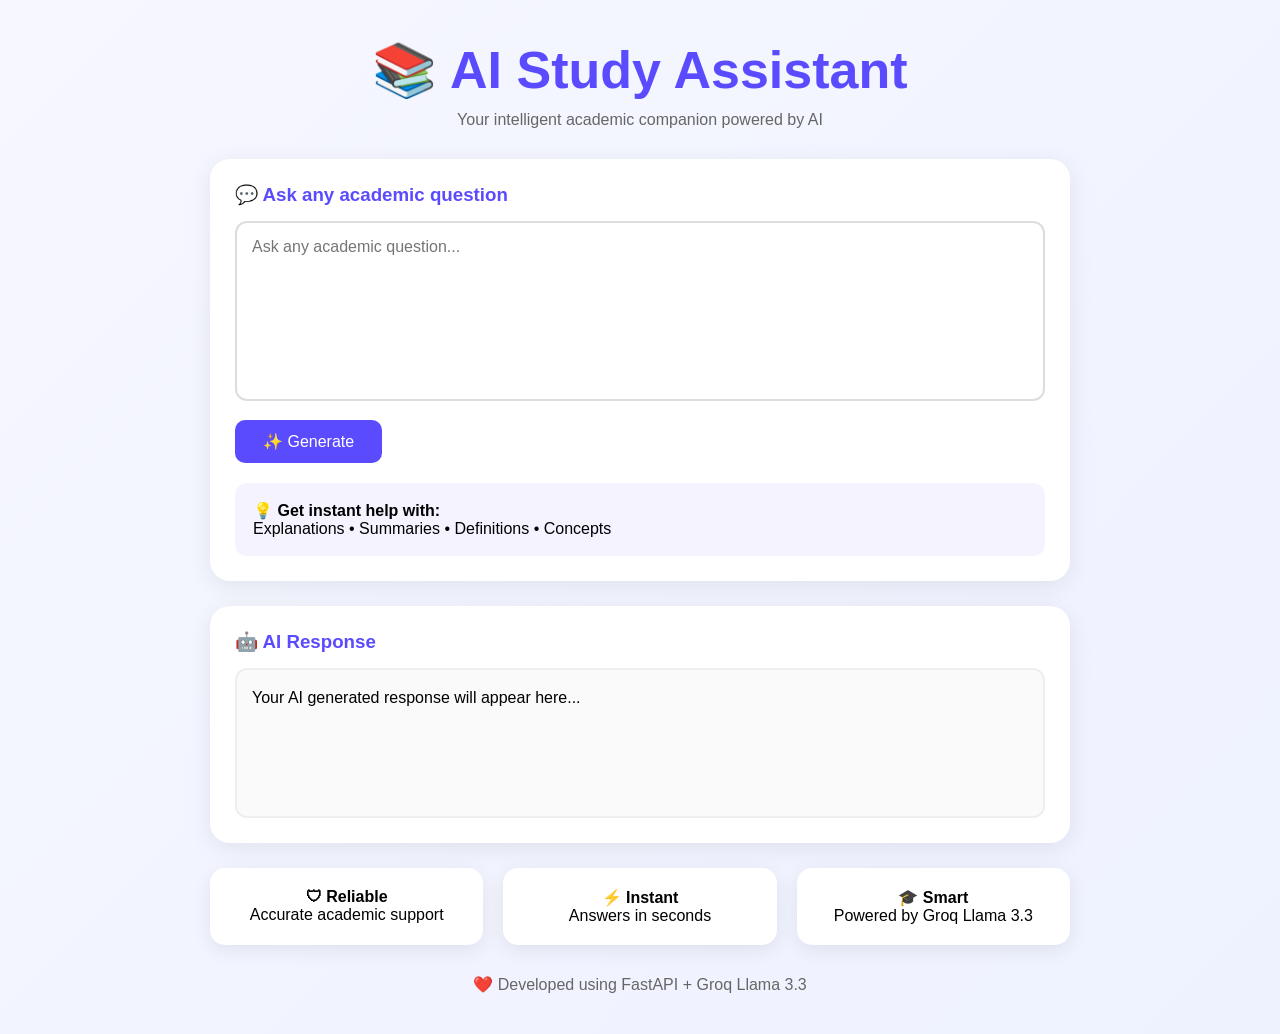
<file: index.html>
<!DOCTYPE html>
<html lang="en">
<head>
    <meta charset="UTF-8">
    <meta name="viewport" content="width=device-width, initial-scale=1.0">
    <title>AI Study Assistant</title>
    <link rel="stylesheet" href="/static/style.css">
</head>

<body>

<div class="container">

    <div class="header">
        <h1>📚 AI Study Assistant</h1>
        <p>Your intelligent academic companion powered by AI</p>
    </div>

    <div class="card">

        <h3>💬 Ask any academic question</h3>

        <textarea
            id="prompt"
            placeholder="Ask any academic question..."
        ></textarea>

        <button onclick="generateResponse()">
            ✨ Generate
        </button>

        <div class="help-box">
            <strong>💡 Get instant help with:</strong><br>
            Explanations • Summaries • Definitions • Concepts
        </div>

    </div>

    <div class="card">

        <h3>🤖 AI Response</h3>

        <div id="output">
            Your AI generated response will appear here...
        </div>

    </div>

    <div class="features">

        <div class="feature">
            <h4>🛡 Reliable</h4>
            <p>Accurate academic support</p>
        </div>

        <div class="feature">
            <h4>⚡ Instant</h4>
            <p>Answers in seconds</p>
        </div>

        <div class="feature">
            <h4>🎓 Smart</h4>
            <p>Powered by Groq Llama 3.3</p>
        </div>

    </div>

    <footer>
        ❤️ Developed using FastAPI + Groq Llama 3.3
    </footer>

</div>

<script src="/static/script.js"></script>

</body>
</html>
</file>
<file: static/style.css>
*{
    margin:0;
    padding:0;
    box-sizing:border-box;
    font-family:'Segoe UI',sans-serif;
}

body{
    background:linear-gradient(
        135deg,
        #f6f7ff,
        #eef2ff
    );
    min-height:100vh;
}

.container{
    max-width:900px;
    margin:auto;
    padding:40px 20px;
}

.header{
    text-align:center;
    margin-bottom:30px;
}

.header h1{
    font-size:52px;
    color:#5b4bff;
}

.header p{
    color:#666;
    margin-top:10px;
}

.card{
    background:white;
    border-radius:20px;
    padding:25px;
    margin-bottom:25px;
    box-shadow:0 5px 25px rgba(0,0,0,0.08);
}

h3{
    color:#5b4bff;
    margin-bottom:15px;
}

textarea{
    width:100%;
    height:180px;
    padding:15px;
    border:2px solid #ddd;
    border-radius:12px;
    resize:none;
    font-size:16px;
}

textarea:focus{
    outline:none;
    border-color:#5b4bff;
}

button{
    margin-top:15px;
    background:#5b4bff;
    color:white;
    border:none;
    padding:12px 28px;
    border-radius:10px;
    font-size:16px;
    cursor:pointer;
}

button:hover{
    transform:translateY(-2px);
}

.help-box{
    margin-top:20px;
    background:#f5f3ff;
    padding:18px;
    border-radius:12px;
}

#output{
    min-height:150px;
    background:#fafafa;
    border:2px solid #eee;
    border-radius:12px;
    padding:15px;
    line-height:1.6;
}

.features{
    display:flex;
    justify-content:space-between;
    gap:20px;
    margin-top:25px;
}

.feature{
    flex:1;
    background:white;
    padding:20px;
    border-radius:15px;
    text-align:center;
    box-shadow:0 5px 20px rgba(0,0,0,0.08);
}

footer{
    text-align:center;
    margin-top:30px;
    color:#666;
}
</file>
